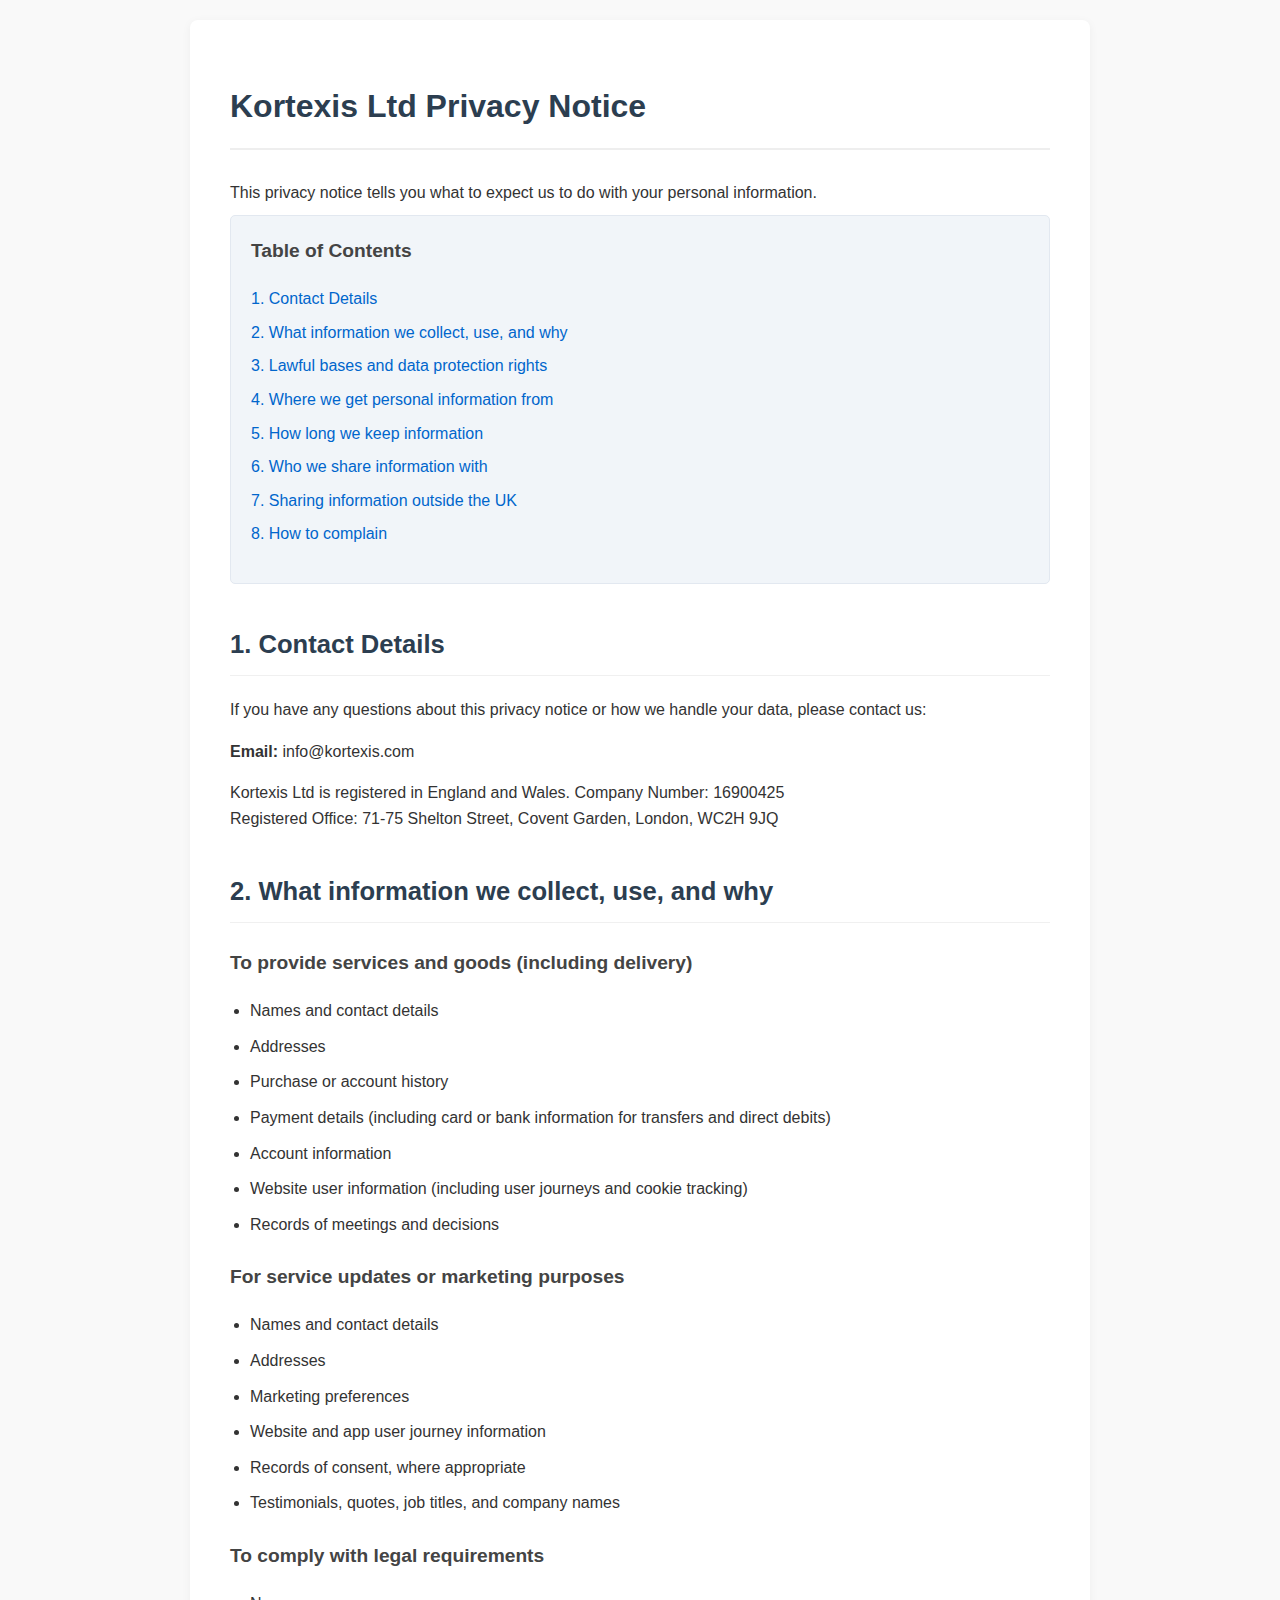
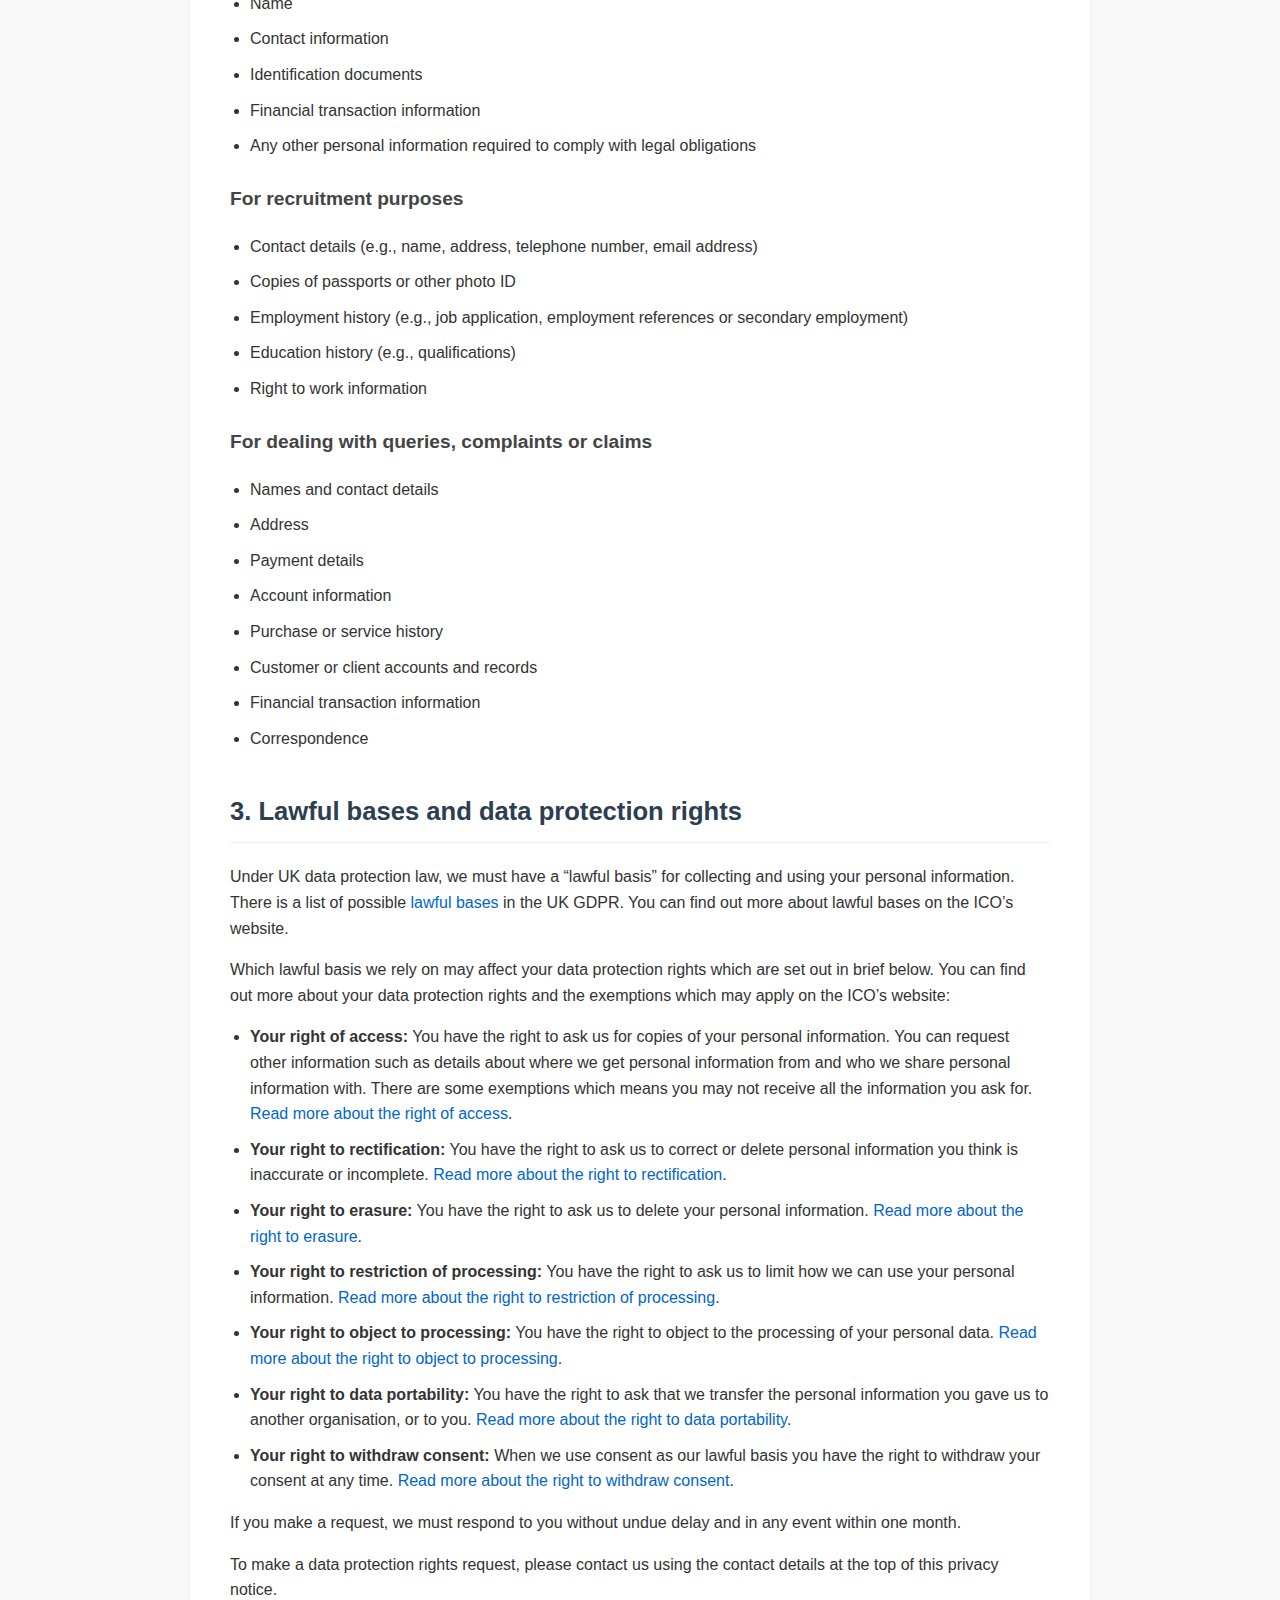
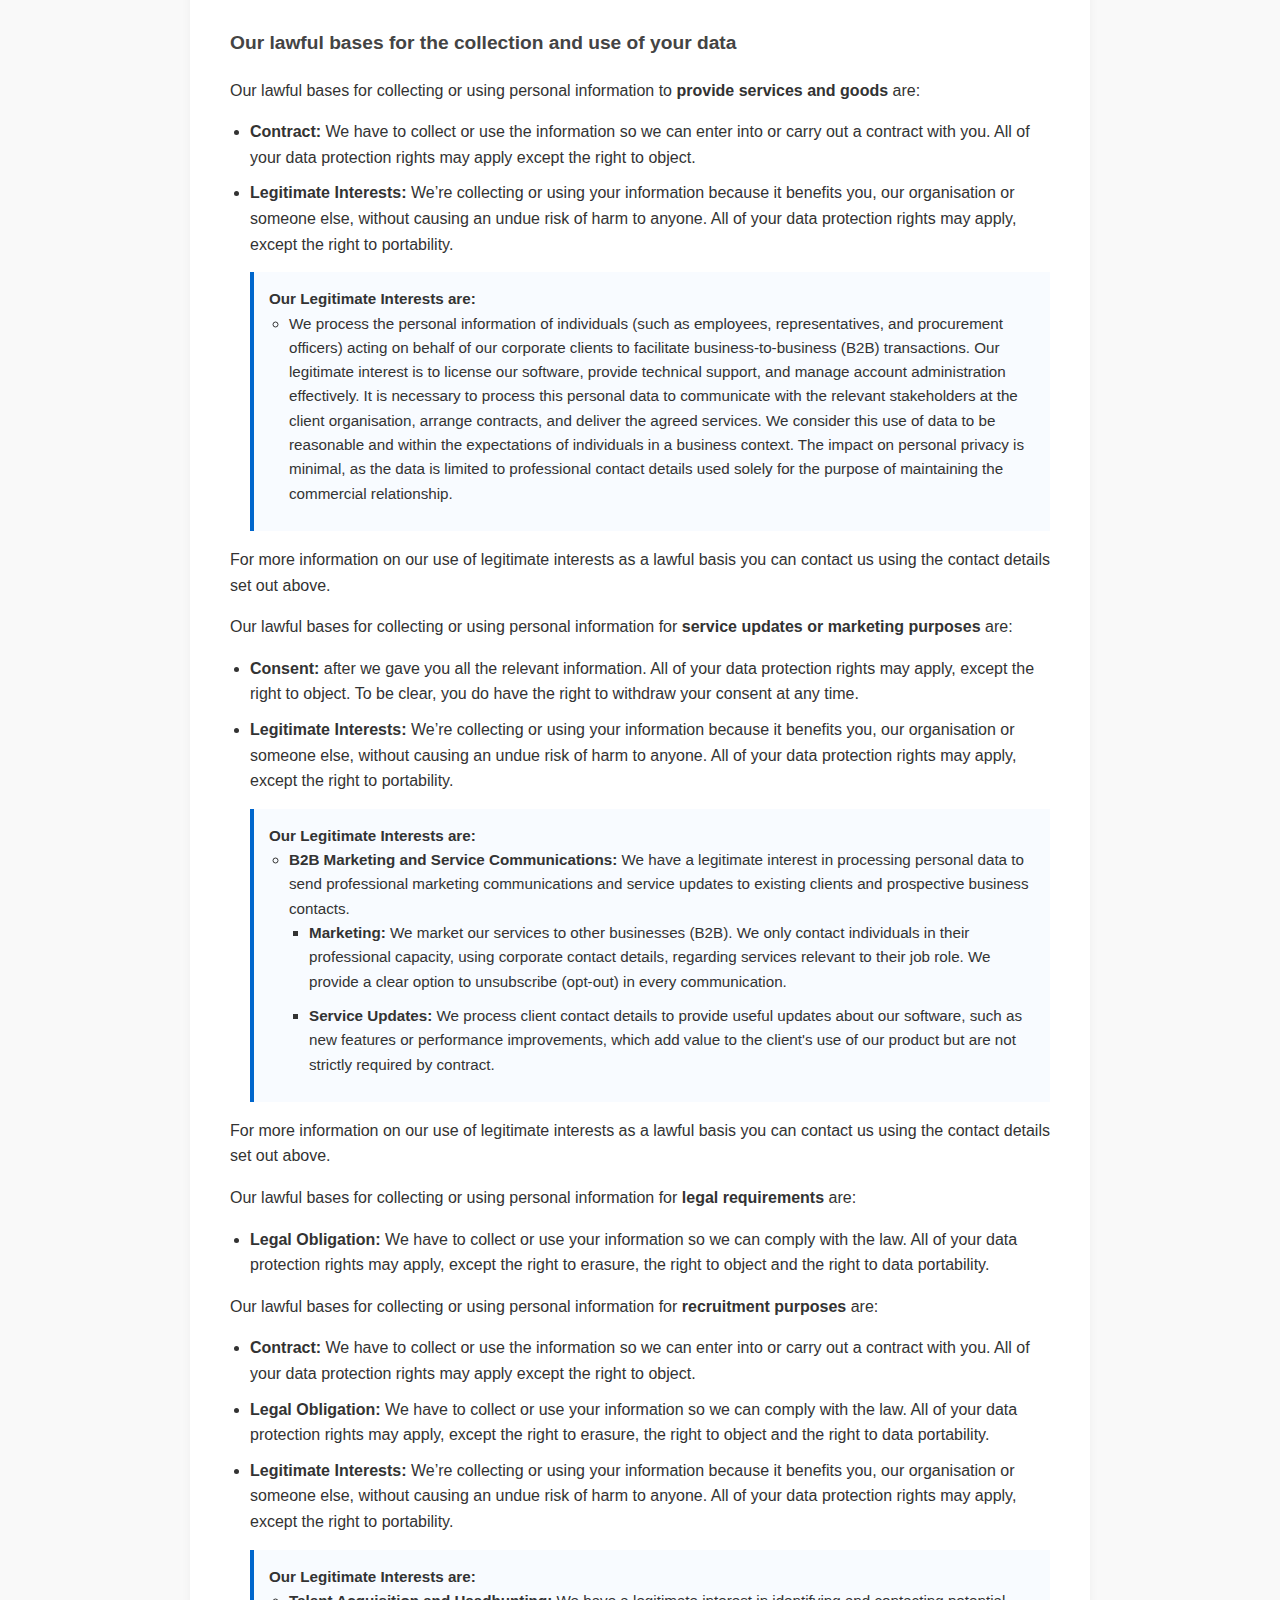
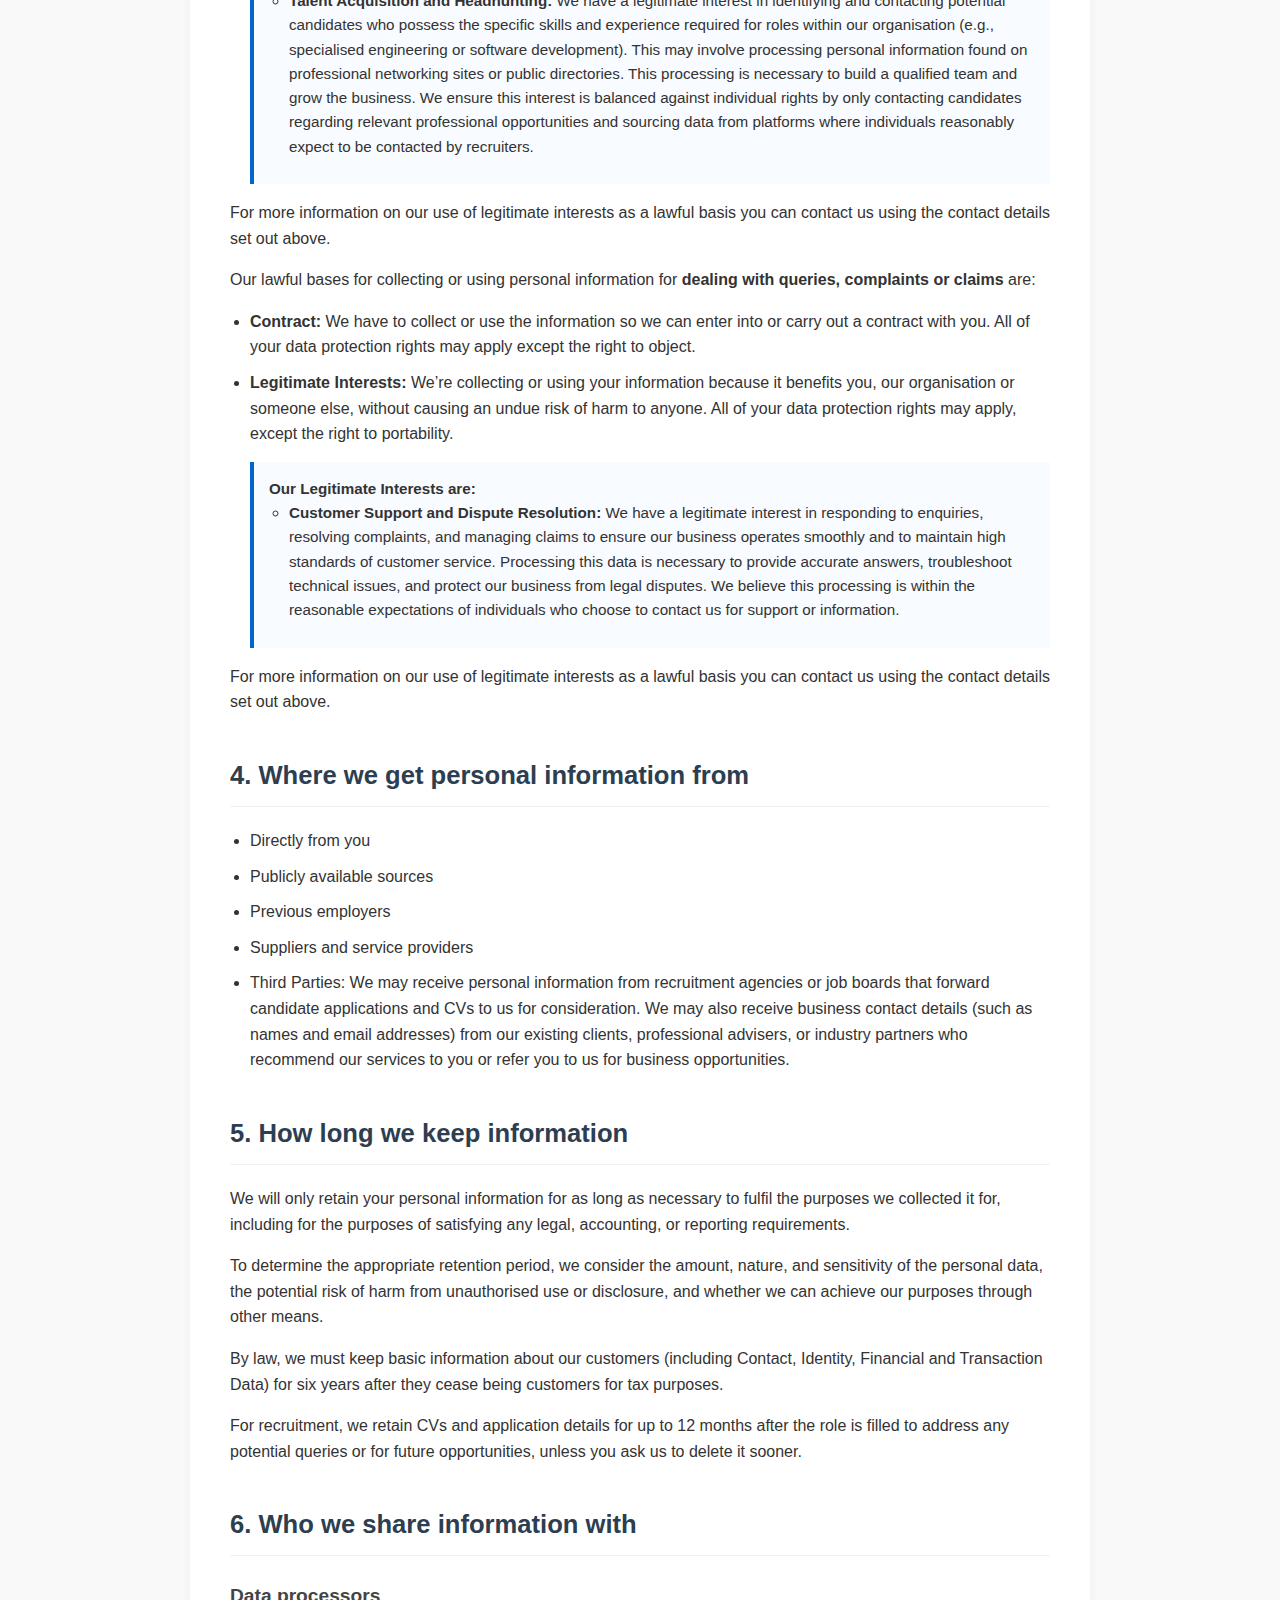
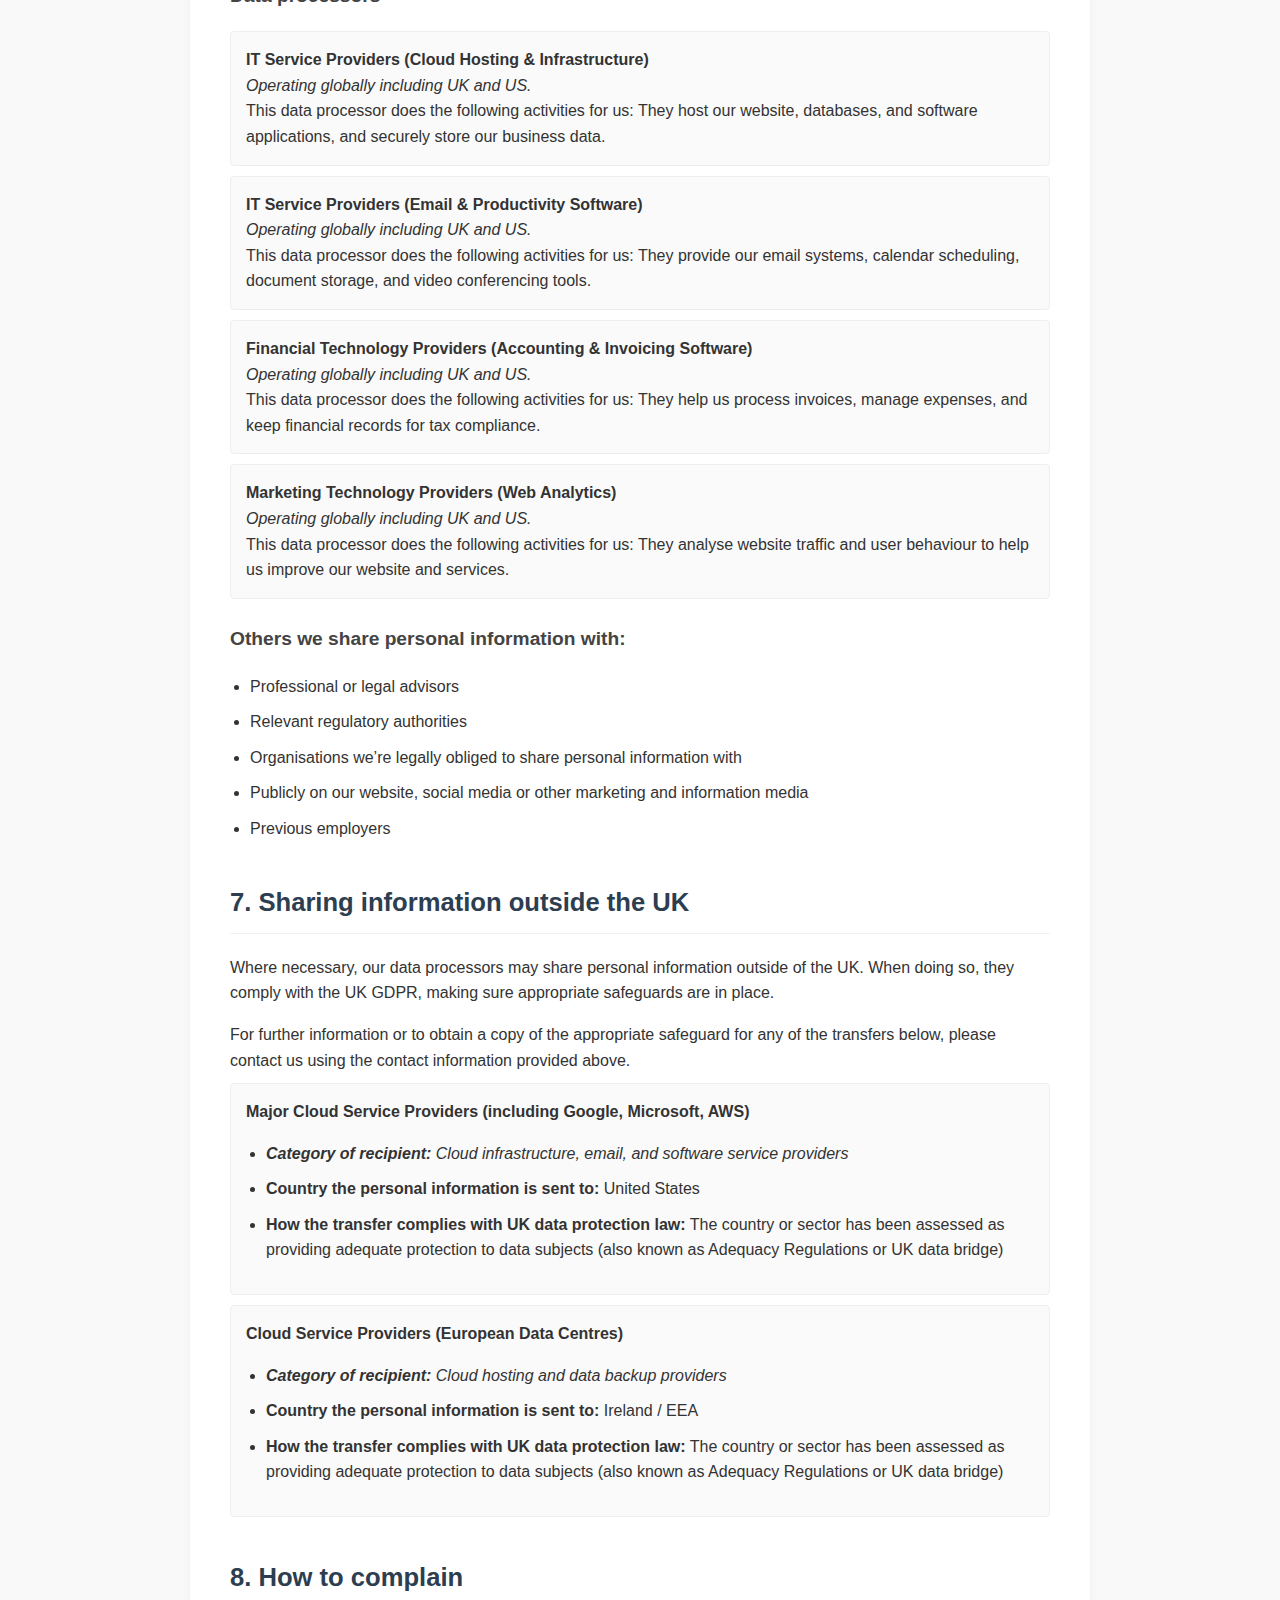
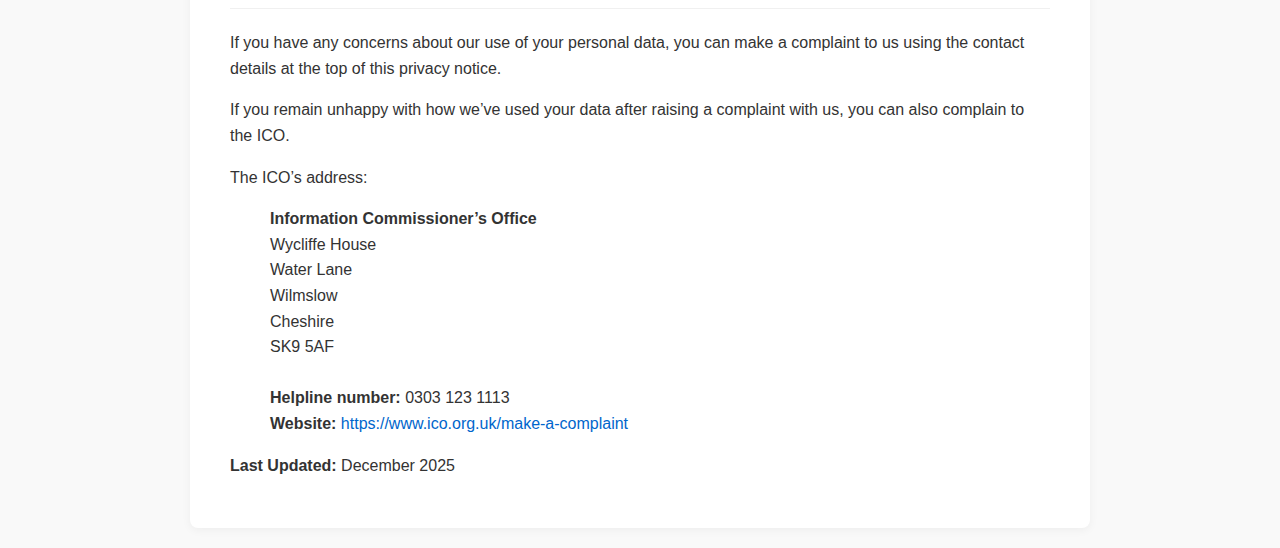
<file: privacy.html>
<!DOCTYPE html>
<html lang="en">
<head>
    <meta charset="UTF-8">
    <meta name="viewport" content="width=device-width, initial-scale=1.0">
    <title>Kortexis Ltd Privacy Notice | Kortexis</title>
    <style>
        /* General Page Styles */
        body {
            font-family: -apple-system, BlinkMacSystemFont, "Segoe UI", Roboto, Helvetica, Arial, sans-serif;
            line-height: 1.6;
            color: #333;
            max-width: 900px;
            margin: 0 auto;
            padding: 20px;
            background-color: #f9f9f9;
        }

        /* The White Paper Look */
        .policy-container {
            background: #ffffff;
            padding: 40px;
            border-radius: 8px;
            box-shadow: 0 2px 10px rgba(0,0,0,0.05);
        }

        h1 {
            color: #2c3e50;
            border-bottom: 2px solid #eee;
            padding-bottom: 15px;
            margin-bottom: 30px;
        }

        h2 {
            margin-top: 40px;
            color: #2c3e50;
            font-size: 1.6rem;
            border-bottom: 1px solid #f0f0f0;
            padding-bottom: 10px;
        }

        h3 {
            color: #444;
            margin-top: 25px;
            font-size: 1.2rem;
        }

        h4 {
            margin-bottom: 5px;
            color: #2c3e50;
        }

        p, li {
            margin-bottom: 10px;
        }

        ul {
            padding-left: 20px;
        }

        a {
            color: #0066cc;
            text-decoration: none;
        }

        a:hover {
            text-decoration: underline;
        }

        /* Info Boxes for Legitimate Interests */
        .info-box {
            background-color: #f8fbff;
            border-left: 4px solid #0066cc;
            padding: 15px;
            margin: 15px 0;
            font-size: 0.95rem;
        }

        /* Table of Contents */
        .toc {
            background-color: #f1f5f9;
            padding: 20px;
            border-radius: 5px;
            margin-bottom: 40px;
            border: 1px solid #e2e8f0;
        }

        .toc h3 {
            margin-top: 0;
        }

        .toc ul {
            list-style-type: none;
            padding-left: 0;
        }

        .toc li {
            margin-bottom: 8px;
        }
        
        /* Processor List */
        .processor-item {
            background: #fafafa;
            border: 1px solid #eee;
            padding: 15px;
            margin-bottom: 10px;
            border-radius: 4px;
        }

        @media (max-width: 600px) {
            .policy-container {
                padding: 20px;
            }
        }
    </style>
</head>
<body>

    <div class="policy-container">
        <h1>Kortexis Ltd Privacy Notice</h1>
        <p>This privacy notice tells you what to expect us to do with your personal information.</p>

        <div class="toc">
            <h3>Table of Contents</h3>
            <ul>
                <li><a href="#contact">1. Contact Details</a></li>
                <li><a href="#collect">2. What information we collect, use, and why</a></li>
                <li><a href="#legal">3. Lawful bases and data protection rights</a></li>
                <li><a href="#sources">4. Where we get personal information from</a></li>
                <li><a href="#retention">5. How long we keep information</a></li>
                <li><a href="#sharing">6. Who we share information with</a></li>
                <li><a href="#international">7. Sharing information outside the UK</a></li>
                <li><a href="#complain">8. How to complain</a></li>
            </ul>
        </div>

        <h2 id="contact">1. Contact Details</h2>
        <p>If you have any questions about this privacy notice or how we handle your data, please contact us:</p>
        <p><strong>Email:</strong> info@kortexis.com</p>
        <p>
            Kortexis Ltd is registered in England and Wales. Company Number: 16900425<br>
            Registered Office: 71-75 Shelton Street, Covent Garden, London, WC2H 9JQ
        </p>

        <h2 id="collect">2. What information we collect, use, and why</h2>

        <h3>To provide services and goods (including delivery)</h3>
        <ul>
            <li>Names and contact details</li>
            <li>Addresses</li>
            <li>Purchase or account history</li>
            <li>Payment details (including card or bank information for transfers and direct debits)</li>
            <li>Account information</li>
            <li>Website user information (including user journeys and cookie tracking)</li>
            <li>Records of meetings and decisions</li>
        </ul>

        <h3>For service updates or marketing purposes</h3>
        <ul>
            <li>Names and contact details</li>
            <li>Addresses</li>
            <li>Marketing preferences</li>
            <li>Website and app user journey information</li>
            <li>Records of consent, where appropriate</li>
            <li>Testimonials, quotes, job titles, and company names</li>
        </ul>

        <h3>To comply with legal requirements</h3>
        <ul>
            <li>Name</li>
            <li>Contact information</li>
            <li>Identification documents</li>
            <li>Financial transaction information</li>
            <li>Any other personal information required to comply with legal obligations</li>
        </ul>

        <h3>For recruitment purposes</h3>
        <ul>
            <li>Contact details (e.g., name, address, telephone number, email address)</li>
            <li>Copies of passports or other photo ID</li>
            <li>Employment history (e.g., job application, employment references or secondary employment)</li>
            <li>Education history (e.g., qualifications)</li>
            <li>Right to work information</li>
        </ul>

        <h3>For dealing with queries, complaints or claims</h3>
        <ul>
            <li>Names and contact details</li>
            <li>Address</li>
            <li>Payment details</li>
            <li>Account information</li>
            <li>Purchase or service history</li>
            <li>Customer or client accounts and records</li>
            <li>Financial transaction information</li>
            <li>Correspondence</li>
        </ul>

        <h2 id="legal">3. Lawful bases and data protection rights</h2>
        <p>Under UK data protection law, we must have a “lawful basis” for collecting and using your personal information. There is a list of possible <a href="https://ico.org.uk/for-organisations/advice-for-small-organisations/getting-started-with-gdpr/data-protection-principles-definitions-and-key-terms/#lawfulbasis">lawful bases</a> in the UK GDPR. You can find out more about lawful bases on the ICO’s website.</p>
        <p>Which lawful basis we rely on may affect your data protection rights which are set out in brief below. You can find out more about your data protection rights and the exemptions which may apply on the ICO’s website:</p>
        <ul>
            <li><strong>Your right of access:</strong> You have the right to ask us for copies of your personal information. You can request other information such as details about where we get personal information from and who we share personal information with. There are some exemptions which means you may not receive all the information you ask for. <a href="https://ico.org.uk/for-organisations/advice-for-small-organisations/privacy-notices-and-cookies/create-your-own-privacy-notice/your-data-protection-rights/#roa">Read more about the right of access</a>.</li>
            <li><strong>Your right to rectification:</strong> You have the right to ask us to correct or delete personal information you think is inaccurate or incomplete. <a href="https://ico.org.uk/for-organisations/advice-for-small-organisations/privacy-notices-and-cookies/create-your-own-privacy-notice/your-data-protection-rights/#rtr">Read more about the right to rectification</a>.</li>
            <li><strong>Your right to erasure:</strong> You have the right to ask us to delete your personal information. <a href="https://ico.org.uk/for-organisations/advice-for-small-organisations/privacy-notices-and-cookies/create-your-own-privacy-notice/your-data-protection-rights/#rte">Read more about the right to erasure</a>.</li>
            <li><strong>Your right to restriction of processing:</strong> You have the right to ask us to limit how we can use your personal information. <a href="https://ico.org.uk/for-organisations/advice-for-small-organisations/privacy-notices-and-cookies/create-your-own-privacy-notice/your-data-protection-rights/#rtrop">Read more about the right to restriction of processing</a>.</li>
            <li><strong>Your right to object to processing:</strong> You have the right to object to the processing of your personal data. <a href="https://ico.org.uk/for-organisations/advice-for-small-organisations/privacy-notices-and-cookies/create-your-own-privacy-notice/your-data-protection-rights/#rto">Read more about the right to object to processing</a>.</li>
            <li><strong>Your right to data portability:</strong> You have the right to ask that we transfer the personal information you gave us to another organisation, or to you. <a href="https://ico.org.uk/for-organisations/advice-for-small-organisations/privacy-notices-and-cookies/create-your-own-privacy-notice/your-data-protection-rights/#rtdp">Read more about the right to data portability</a>.</li>
            <li><strong>Your right to withdraw consent:</strong> When we use consent as our lawful basis you have the right to withdraw your consent at any time. <a href="https://ico.org.uk/for-organisations/advice-for-small-organisations/privacy-notices-and-cookies/create-your-own-privacy-notice/your-data-protection-rights/#rtwc">Read more about the right to withdraw consent</a>.</li>
        </ul>
        <p>If you make a request, we must respond to you without undue delay and in any event within one month.</p>
        <p>To make a data protection rights request, please contact us using the contact details at the top of this privacy notice.</p>

        <h3>Our lawful bases for the collection and use of your data</h3>
        <p>Our lawful bases for collecting or using personal information to <strong>provide services and goods</strong> are:</p>
        <ul>
            <li><strong>Contract:</strong> We have to collect or use the information so we can enter into or carry out a contract with you. All of your data protection rights may apply except the right to object.</li>
            <li><strong>Legitimate Interests:</strong> We’re collecting or using your information because it benefits you, our organisation or someone else, without causing an undue risk of harm to anyone. All of your data protection rights may apply, except the right to portability.</li>
            <div class="info-box">
                <strong>Our Legitimate Interests are:</strong>
                <ul>
                    <li>We process the personal information of individuals (such as employees, representatives, and procurement officers) acting on behalf of our corporate clients to facilitate business-to-business (B2B) transactions. Our legitimate interest is to license our software, provide technical support, and manage account administration effectively. It is necessary to process this personal data to communicate with the relevant stakeholders at the client organisation, arrange contracts, and deliver the agreed services. We consider this use of data to be reasonable and within the expectations of individuals in a business context. The impact on personal privacy is minimal, as the data is limited to professional contact details used solely for the purpose of maintaining the commercial relationship.</li>
                </ul>
            </div>
        </ul>
        <p>For more information on our use of legitimate interests as a lawful basis you can contact us using the contact details set out above.</p>

        <p>Our lawful bases for collecting or using personal information for <strong>service updates or marketing purposes</strong> are:</p>
        <ul>
            <li><strong>Consent:</strong> after we gave you all the relevant information. All of your data protection rights may apply, except the right to object. To be clear, you do have the right to withdraw your consent at any time.</li>
            <li><strong>Legitimate Interests:</strong> We’re collecting or using your information because it benefits you, our organisation or someone else, without causing an undue risk of harm to anyone. All of your data protection rights may apply, except the right to portability.</li>
            <div class="info-box">
                <strong>Our Legitimate Interests are:</strong>
                <ul>
                    <li><strong>B2B Marketing and Service Communications:</strong> We have a legitimate interest in processing personal data to send professional marketing communications and service updates to existing clients and prospective business contacts.
                        <ul>
                            <li><strong>Marketing:</strong> We market our services to other businesses (B2B). We only contact individuals in their professional capacity, using corporate contact details, regarding services relevant to their job role. We provide a clear option to unsubscribe (opt-out) in every communication.</li>
                            <li><strong>Service Updates:</strong> We process client contact details to provide useful updates about our software, such as new features or performance improvements, which add value to the client's use of our product but are not strictly required by contract.</li>
                        </ul>
                </ul>
            </div>
        </ul>
        <p>For more information on our use of legitimate interests as a lawful basis you can contact us using the contact details set out above.</p>

        <p>Our lawful bases for collecting or using personal information for <strong>legal requirements</strong> are:</p>
        <ul>
            <li><strong>Legal Obligation:</strong> We have to collect or use your information so we can comply with the law. All of your data protection rights may apply, except the right to erasure, the right to object and the right to data portability.</li>
        </ul>
        
        <p>Our lawful bases for collecting or using personal information for <strong>recruitment purposes</strong> are:</p>
        <ul>
            <li><strong>Contract:</strong> We have to collect or use the information so we can enter into or carry out a contract with you. All of your data protection rights may apply except the right to object.</li>
            <li><strong>Legal Obligation:</strong> We have to collect or use your information so we can comply with the law. All of your data protection rights may apply, except the right to erasure, the right to object and the right to data portability.</li>
            <li><strong>Legitimate Interests:</strong> We’re collecting or using your information because it benefits you, our organisation or someone else, without causing an undue risk of harm to anyone. All of your data protection rights may apply, except the right to portability.</li>
            <div class="info-box">
                <strong>Our Legitimate Interests are:</strong>
                <ul>
                    <li><strong>Talent Acquisition and Headhunting:</strong> We have a legitimate interest in identifying and contacting potential candidates who possess the specific skills and experience required for roles within our organisation (e.g., specialised engineering or software development). This may involve processing personal information found on professional networking sites or public directories. This processing is necessary to build a qualified team and grow the business. We ensure this interest is balanced against individual rights by only contacting candidates regarding relevant professional opportunities and sourcing data from platforms where individuals reasonably expect to be contacted by recruiters.</li>
                </ul>
            </div>
        </ul>
        <p>For more information on our use of legitimate interests as a lawful basis you can contact us using the contact details set out above.</p>

        <p>Our lawful bases for collecting or using personal information for <strong>dealing with queries, complaints or claims</strong> are:</p>
        <ul>
            <li><strong>Contract:</strong> We have to collect or use the information so we can enter into or carry out a contract with you. All of your data protection rights may apply except the right to object.</li>
            <li><strong>Legitimate Interests:</strong> We’re collecting or using your information because it benefits you, our organisation or someone else, without causing an undue risk of harm to anyone. All of your data protection rights may apply, except the right to portability.</li>
            <div class="info-box">
                <strong>Our Legitimate Interests are:</strong>
                <ul>
                    <li><strong>Customer Support and Dispute Resolution:</strong> We have a legitimate interest in responding to enquiries, resolving complaints, and managing claims to ensure our business operates smoothly and to maintain high standards of customer service. Processing this data is necessary to provide accurate answers, troubleshoot technical issues, and protect our business from legal disputes. We believe this processing is within the reasonable expectations of individuals who choose to contact us for support or information.</li>
                </ul>
            </div>
        </ul>
        <p>For more information on our use of legitimate interests as a lawful basis you can contact us using the contact details set out above.</p>

        <h2 id="sources">4. Where we get personal information from</h2>
        <ul>
            <li>Directly from you</li>
            <li>Publicly available sources</li>
            <li>Previous employers</li>
            <li>Suppliers and service providers</li>
            <li>Third Parties: We may receive personal information from recruitment agencies or job boards that forward candidate applications and CVs to us for consideration. We may also receive business contact details (such as names and email addresses) from our existing clients, professional advisers, or industry partners who recommend our services to you or refer you to us for business opportunities.</li>
        </ul>

        <h2 id="retention">5. How long we keep information</h2>
        <p>We will only retain your personal information for as long as necessary to fulfil the purposes we collected it for, including for the purposes of satisfying any legal, accounting, or reporting requirements.</p>
        <p>To determine the appropriate retention period, we consider the amount, nature, and sensitivity of the personal data, the potential risk of harm from unauthorised use or disclosure, and whether we can achieve our purposes through other means.</p>
        <p>By law, we must keep basic information about our customers (including Contact, Identity, Financial and Transaction Data) for six years after they cease being customers for tax purposes.</p>
        <p>For recruitment, we retain CVs and application details for up to 12 months after the role is filled to address any potential queries or for future opportunities, unless you ask us to delete it sooner.</p>

        <h2 id="sharing">6. Who we share information with</h2>
        
        <h3>Data processors</h3>
        <div class="processor-item">
            <strong>IT Service Providers (Cloud Hosting & Infrastructure)</strong><br>
            <em>Operating globally including UK and US.</em><br>
            This data processor does the following activities for us: They host our website, databases, and software applications, and securely store our business data.
        </div>

        <div class="processor-item">
            <strong>IT Service Providers (Email & Productivity Software)</strong><br>
            <em>Operating globally including UK and US.</em><br>
            This data processor does the following activities for us: They provide our email systems, calendar scheduling, document storage, and video conferencing tools.
        </div>

        <div class="processor-item">
            <strong>Financial Technology Providers (Accounting & Invoicing Software)</strong><br>
            <em>Operating globally including UK and US.</em><br>
            This data processor does the following activities for us: They help us process invoices, manage expenses, and keep financial records for tax compliance.
        </div>

        <div class="processor-item">
            <strong>Marketing Technology Providers (Web Analytics)</strong><br>
            <em>Operating globally including UK and US.</em><br>
            This data processor does the following activities for us: They analyse website traffic and user behaviour to help us improve our website and services.
        </div>

        <h3>Others we share personal information with:</h3>
        <ul>
            <li>Professional or legal advisors</li>
            <li>Relevant regulatory authorities</li>
            <li>Organisations we’re legally obliged to share personal information with</li>
            <li>Publicly on our website, social media or other marketing and information media</li>
            <li>Previous employers</li>
        </ul>

        <h2 id="international">7. Sharing information outside the UK</h2>
        <p>Where necessary, our data processors may share personal information outside of the UK. When doing so, they comply with the UK GDPR, making sure appropriate safeguards are in place.</p>
        <p>For further information or to obtain a copy of the appropriate safeguard for any of the transfers below, please contact us using the contact information provided above.</p>
        
        <div class="processor-item">
            <strong>Major Cloud Service Providers (including Google, Microsoft, AWS)</strong><br>
            <ul>
                <li><em><strong>Category of recipient:</strong> Cloud infrastructure, email, and software service providers</em></li>
                <li><strong>Country the personal information is sent to:</strong> United States</li>
                <li><strong>How the transfer complies with UK data protection law:</strong> The country or sector has been assessed as providing adequate protection to data subjects (also known as Adequacy Regulations or UK data bridge)</li>
            </ul>
        </div>

        <div class="processor-item">
            <strong>Cloud Service Providers (European Data Centres)</strong><br>
            <ul>
                <li><em><strong>Category of recipient:</strong> Cloud hosting and data backup providers</em></li>
                <li><strong>Country the personal information is sent to:</strong> Ireland / EEA</li>
                <li><strong>How the transfer complies with UK data protection law:</strong> The country or sector has been assessed as providing adequate protection to data subjects (also known as Adequacy Regulations or UK data bridge)</li>
            </ul>
        </div>

        <h2 id="complain">8. How to complain</h2>
        <p>If you have any concerns about our use of your personal data, you can make a complaint to us using the contact details at the top of this privacy notice.</p>
        <p>If you remain unhappy with how we’ve used your data after raising a complaint with us, you can also complain to the ICO.</p>
        <p>The ICO’s address:</p>
        <ul><ul>
                <strong>Information Commissioner’s Office</strong><br>
                Wycliffe House<br>
                Water Lane<br>
                Wilmslow<br>
                Cheshire<br>
                SK9 5AF<br><br>
                <strong>Helpline number:</strong> 0303 123 1113<br>
                <strong>Website:</strong> <a href="https://www.ico.org.uk/make-a-complaint" target="_blank">https://www.ico.org.uk/make-a-complaint</a>
        </ul></ul>
        <p><strong>Last Updated:</strong> December 2025</p>

    </div>

</body>
</html>
</file>
